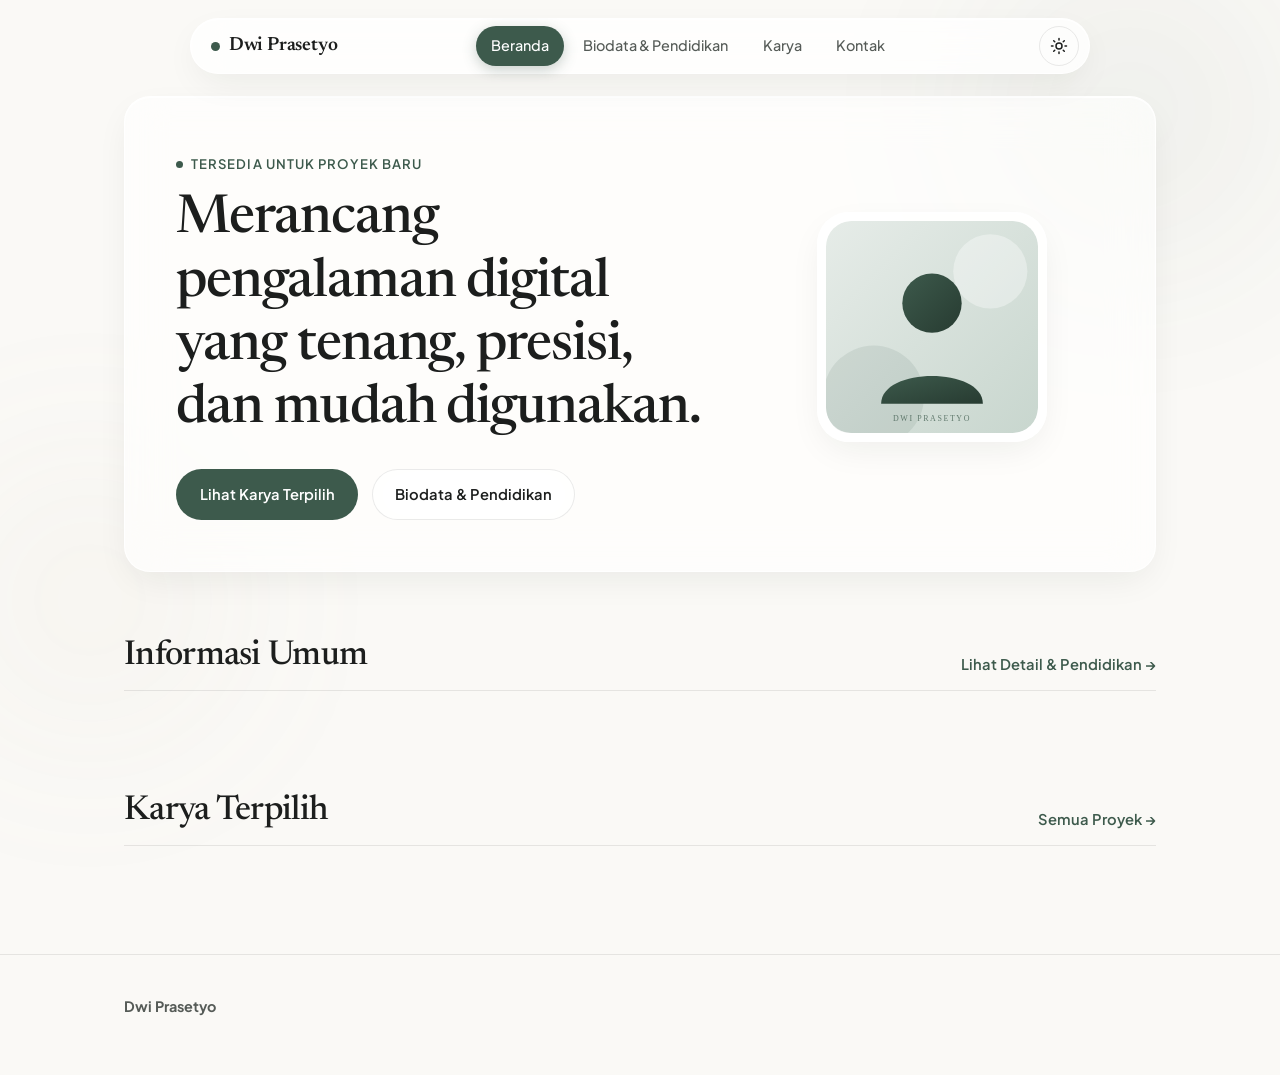
<file: index.html>
<!DOCTYPE html>
<html lang="id" data-theme="light">
<head>
  <meta charset="UTF-8">
  <meta name="viewport" content="width=device-width, initial-scale=1.0">
  <title>Dwi Prasetyo — Portofolio Pribadi</title>
  <link rel="preconnect" href="https://fonts.googleapis.com">
  <link rel="preconnect" href="https://fonts.gstatic.com" crossorigin>
  <link href="https://fonts.googleapis.com/css2?family=Newsreader:ital,opsz,wght@0,6..72,400;0,6..72,500;0,6..72,600;1,6..72,400&family=Plus+Jakarta+Sans:wght@400;500;600;700&display=swap" rel="stylesheet">
  <link rel="stylesheet" href="assets/css/style.css">
</head>
<body>
  <div class="ambient-canvas" aria-hidden="true">
    <div class="ambient-orb orb-1"></div>
    <div class="ambient-orb orb-2"></div>
  </div>

  <header class="navbar-wrapper">
    <nav class="navbar-pill" aria-label="Navigasi Utama">
      <a href="index.html" class="brand-link">
        <span class="brand-dot"></span>
        <span data-brand-name>Dwi Prasetyo</span>
      </a>

      <ul class="nav-links" id="navLinks">
        <li><a href="index.html" class="active">Beranda</a></li>
        <li><a href="about.html" class="">Biodata & Pendidikan</a></li>
        <li><a href="projects.html" class="">Karya</a></li>
        <li><a href="contact.html" class="">Kontak</a></li>
      </ul>

      <div class="nav-actions">
        <button type="button" class="icon-btn" id="themeToggle" aria-label="Ganti Tema Terang/Gelap" title="Ganti Tema">
          <svg width="18" height="18" viewBox="0 0 24 24" fill="none" stroke="currentColor" stroke-width="2" stroke-linecap="round" stroke-linejoin="round">
            <circle cx="12" cy="12" r="4"></circle>
            <path d="M12 2v2M12 20v2M4.93 4.93l1.41 1.41M17.66 17.66l1.41 1.41M2 12h2M20 12h2M6.34 17.66l-1.41 1.41M19.07 4.93l-1.41 1.41"></path>
          </svg>
        </button>
        <button type="button" class="icon-btn mobile-menu-btn" id="mobileMenuBtn" aria-label="Buka Menu">
          <svg width="18" height="18" viewBox="0 0 24 24" fill="none" stroke="currentColor" stroke-width="2" stroke-linecap="round">
            <line x1="4" y1="7" x2="20" y2="7"></line>
            <line x1="4" y1="12" x2="20" y2="12"></line>
            <line x1="4" y1="17" x2="20" y2="17"></line>
          </svg>
        </button>
      </div>
    </nav>
  </header>

  <main class="container">
    <section class="hero-card liquid-glass">
      <div>
        <div class="eyebrow">
          <span class="eyebrow-dot"></span>
          <span id="heroAvailability">Tersedia untuk Proyek Baru</span>
        </div>
        <h1 class="hero-title" id="heroTagline">Merancang pengalaman digital yang tenang, presisi, dan mudah digunakan.</h1>
        <p class="hero-subtitle" id="heroBio"></p>
        <div class="hero-cta">
          <a href="projects.html" class="btn btn-primary">Lihat Karya Terpilih</a>
          <a href="about.html" class="btn btn-glass">Biodata & Pendidikan</a>
        </div>
      </div>

      <div class="hero-visual">
        <div class="avatar-frame">
          <img id="heroAvatar" src="assets/images/avatar.svg" alt="Foto Profil">
        </div>
        <span class="avatar-caption" id="heroCaption"></span>
      </div>
    </section>

    <section class="section-block">
      <div class="section-header">
        <h2 class="section-title">Informasi Umum</h2>
        <a href="about.html" class="section-link">Lihat Detail & Pendidikan &rarr;</a>
      </div>
      <div class="biodata-grid" id="biodataGrid" data-limit="4"></div>
    </section>

    <section class="section-block">
      <div class="section-header">
        <h2 class="section-title">Karya Terpilih</h2>
        <a href="projects.html" class="section-link">Semua Proyek &rarr;</a>
      </div>
      <div class="projects-grid" id="projectsGrid"></div>
    </section>
  </main>

  <footer class="site-footer">
    <div class="container footer-inner">
      <div id="footerInfo"><strong>Dwi Prasetyo</strong></div>
      <div class="footer-links" id="footerSocials"></div>
    </div>
  </footer>

  <script src="assets/js/main.js"></script>
</body>
</html>
</file>
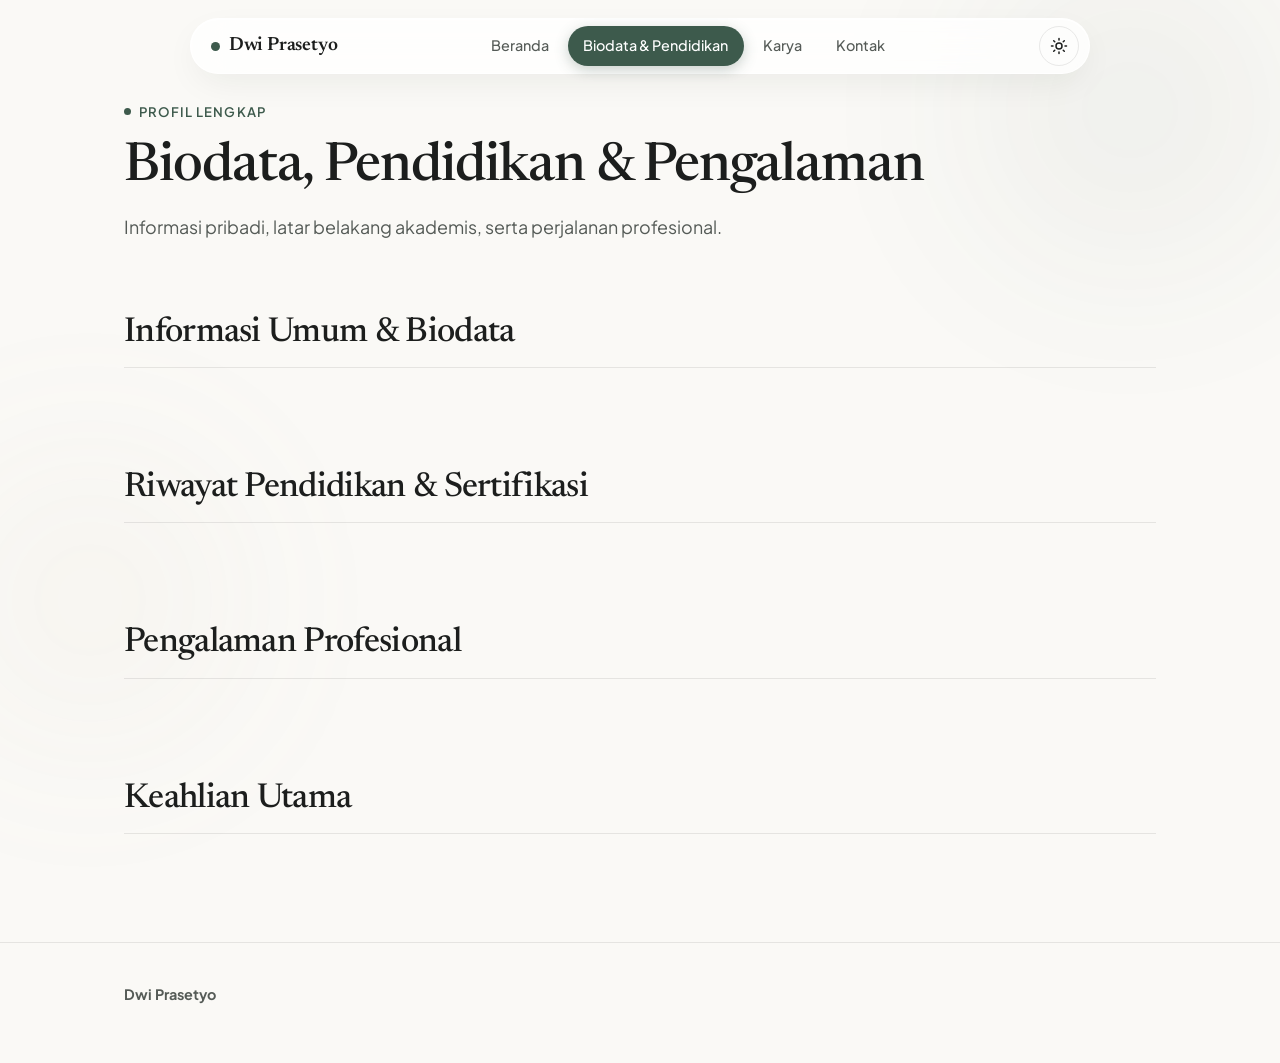
<file: about.html>
<!DOCTYPE html>
<html lang="id" data-theme="light">
<head>
  <meta charset="UTF-8">
  <meta name="viewport" content="width=device-width, initial-scale=1.0">
  <title>Biodata & Pendidikan — Dwi Prasetyo</title>
  <link rel="preconnect" href="https://fonts.googleapis.com">
  <link rel="preconnect" href="https://fonts.gstatic.com" crossorigin>
  <link href="https://fonts.googleapis.com/css2?family=Newsreader:ital,opsz,wght@0,6..72,400;0,6..72,500;0,6..72,600;1,6..72,400&family=Plus+Jakarta+Sans:wght@400;500;600;700&display=swap" rel="stylesheet">
  <link rel="stylesheet" href="assets/css/style.css">
</head>
<body>
  <div class="ambient-canvas" aria-hidden="true">
    <div class="ambient-orb orb-1"></div>
    <div class="ambient-orb orb-2"></div>
  </div>

  <header class="navbar-wrapper">
    <nav class="navbar-pill" aria-label="Navigasi Utama">
      <a href="index.html" class="brand-link">
        <span class="brand-dot"></span>
        <span data-brand-name>Dwi Prasetyo</span>
      </a>

      <ul class="nav-links" id="navLinks">
        <li><a href="index.html" class="">Beranda</a></li>
        <li><a href="about.html" class="active">Biodata & Pendidikan</a></li>
        <li><a href="projects.html" class="">Karya</a></li>
        <li><a href="contact.html" class="">Kontak</a></li>
      </ul>

      <div class="nav-actions">
        <button type="button" class="icon-btn" id="themeToggle" aria-label="Ganti Tema Terang/Gelap" title="Ganti Tema">
          <svg width="18" height="18" viewBox="0 0 24 24" fill="none" stroke="currentColor" stroke-width="2" stroke-linecap="round" stroke-linejoin="round">
            <circle cx="12" cy="12" r="4"></circle>
            <path d="M12 2v2M12 20v2M4.93 4.93l1.41 1.41M17.66 17.66l1.41 1.41M2 12h2M20 12h2M6.34 17.66l-1.41 1.41M19.07 4.93l-1.41 1.41"></path>
          </svg>
        </button>
        <button type="button" class="icon-btn mobile-menu-btn" id="mobileMenuBtn" aria-label="Buka Menu">
          <svg width="18" height="18" viewBox="0 0 24 24" fill="none" stroke="currentColor" stroke-width="2" stroke-linecap="round">
            <line x1="4" y1="7" x2="20" y2="7"></line>
            <line x1="4" y1="12" x2="20" y2="12"></line>
            <line x1="4" y1="17" x2="20" y2="17"></line>
          </svg>
        </button>
      </div>
    </nav>
  </header>

  <main class="container">
    <section class="section-block">
      <div class="eyebrow">
        <span class="eyebrow-dot"></span>
        <span>Profil Lengkap</span>
      </div>
      <h1 class="hero-title" style="margin-bottom: 0.75rem;">Biodata, Pendidikan & Pengalaman</h1>
      <p class="hero-subtitle">Informasi pribadi, latar belakang akademis, serta perjalanan profesional.</p>
    </section>

    <section class="section-block">
      <div class="section-header">
        <h2 class="section-title">Informasi Umum & Biodata</h2>
      </div>
      <div class="biodata-grid" id="biodataGrid"></div>
    </section>

    <section class="section-block">
      <div class="section-header">
        <h2 class="section-title">Riwayat Pendidikan & Sertifikasi</h2>
      </div>
      <div class="timeline-list" id="educationList"></div>
    </section>

    <section class="section-block">
      <div class="section-header">
        <h2 class="section-title">Pengalaman Profesional</h2>
      </div>
      <div class="timeline-list" id="experienceList"></div>
    </section>

    <section class="section-block">
      <div class="section-header">
        <h2 class="section-title">Keahlian Utama</h2>
      </div>
      <div class="skills-grid" id="skillsGrid"></div>
    </section>
  </main>

  <footer class="site-footer">
    <div class="container footer-inner">
      <div id="footerInfo"><strong>Dwi Prasetyo</strong></div>
      <div class="footer-links" id="footerSocials"></div>
    </div>
  </footer>

  <script src="assets/js/main.js"></script>
</body>
</html>
</file>
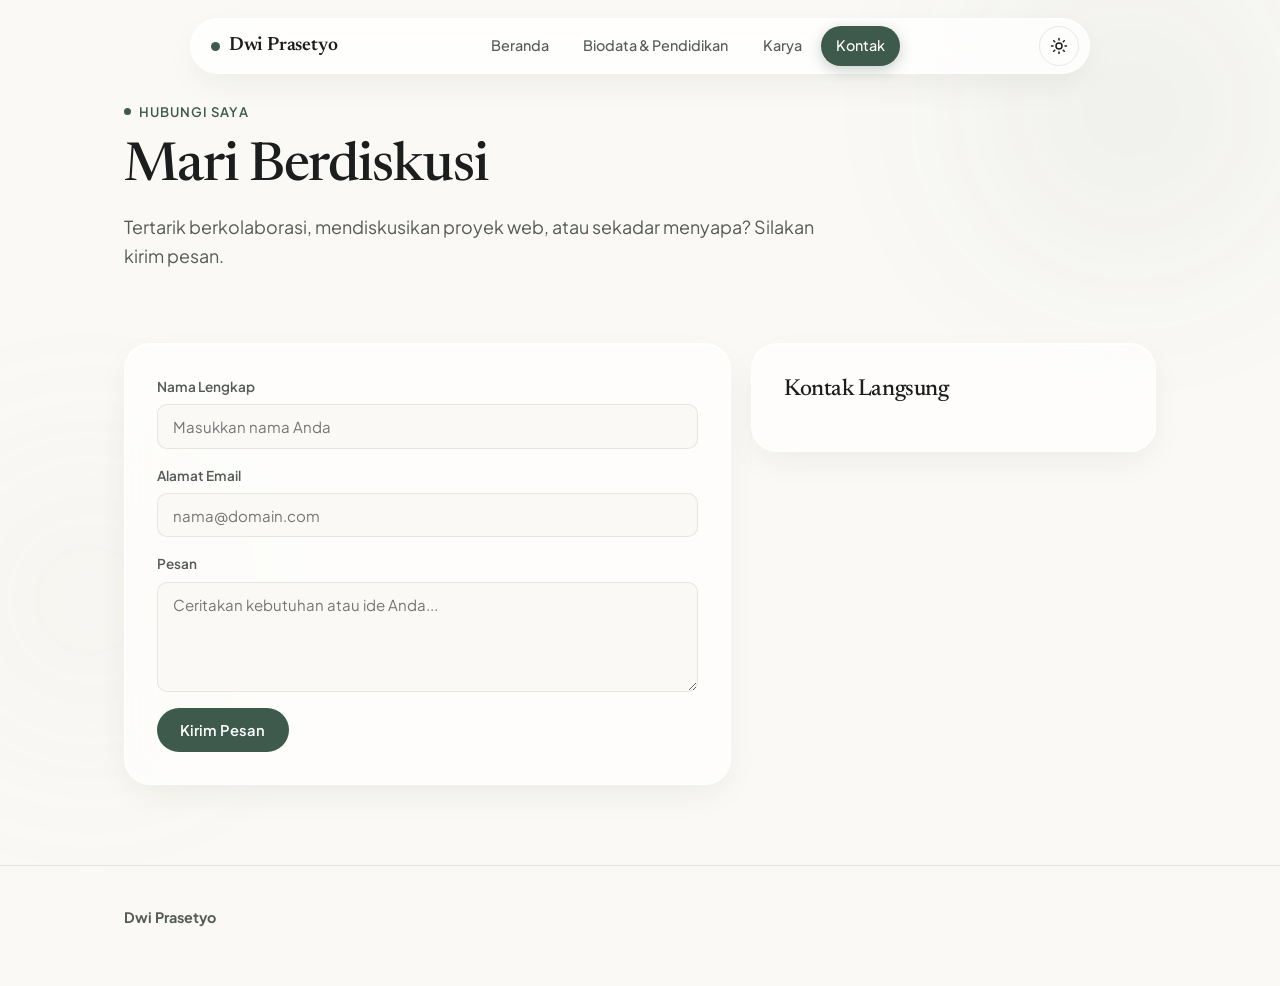
<file: contact.html>
<!DOCTYPE html>
<html lang="id" data-theme="light">
<head>
  <meta charset="UTF-8">
  <meta name="viewport" content="width=device-width, initial-scale=1.0">
  <title>Kontak — Dwi Prasetyo</title>
  <link rel="preconnect" href="https://fonts.googleapis.com">
  <link rel="preconnect" href="https://fonts.gstatic.com" crossorigin>
  <link href="https://fonts.googleapis.com/css2?family=Newsreader:ital,opsz,wght@0,6..72,400;0,6..72,500;0,6..72,600;1,6..72,400&family=Plus+Jakarta+Sans:wght@400;500;600;700&display=swap" rel="stylesheet">
  <link rel="stylesheet" href="assets/css/style.css">
</head>
<body>
  <div class="ambient-canvas" aria-hidden="true">
    <div class="ambient-orb orb-1"></div>
    <div class="ambient-orb orb-2"></div>
  </div>

  <header class="navbar-wrapper">
    <nav class="navbar-pill" aria-label="Navigasi Utama">
      <a href="index.html" class="brand-link">
        <span class="brand-dot"></span>
        <span data-brand-name>Dwi Prasetyo</span>
      </a>

      <ul class="nav-links" id="navLinks">
        <li><a href="index.html" class="">Beranda</a></li>
        <li><a href="about.html" class="">Biodata & Pendidikan</a></li>
        <li><a href="projects.html" class="">Karya</a></li>
        <li><a href="contact.html" class="active">Kontak</a></li>
      </ul>

      <div class="nav-actions">
        <button type="button" class="icon-btn" id="themeToggle" aria-label="Ganti Tema Terang/Gelap" title="Ganti Tema">
          <svg width="18" height="18" viewBox="0 0 24 24" fill="none" stroke="currentColor" stroke-width="2" stroke-linecap="round" stroke-linejoin="round">
            <circle cx="12" cy="12" r="4"></circle>
            <path d="M12 2v2M12 20v2M4.93 4.93l1.41 1.41M17.66 17.66l1.41 1.41M2 12h2M20 12h2M6.34 17.66l-1.41 1.41M19.07 4.93l-1.41 1.41"></path>
          </svg>
        </button>
        <button type="button" class="icon-btn mobile-menu-btn" id="mobileMenuBtn" aria-label="Buka Menu">
          <svg width="18" height="18" viewBox="0 0 24 24" fill="none" stroke="currentColor" stroke-width="2" stroke-linecap="round">
            <line x1="4" y1="7" x2="20" y2="7"></line>
            <line x1="4" y1="12" x2="20" y2="12"></line>
            <line x1="4" y1="17" x2="20" y2="17"></line>
          </svg>
        </button>
      </div>
    </nav>
  </header>

  <main class="container">
    <section class="section-block">
      <div class="eyebrow">
        <span class="eyebrow-dot"></span>
        <span>Hubungi Saya</span>
      </div>
      <h1 class="hero-title" style="margin-bottom: 0.75rem;">Mari Berdiskusi</h1>
      <p class="hero-subtitle">Tertarik berkolaborasi, mendiskusikan proyek web, atau sekadar menyapa? Silakan kirim pesan.</p>
    </section>

    <div class="form-grid">
      <form id="staticContactForm" class="form-card liquid-glass">
        <div class="form-group">
          <label for="name">Nama Lengkap</label>
          <input type="text" id="name" name="name" class="form-control" placeholder="Masukkan nama Anda" required>
        </div>
        <div class="form-group">
          <label for="email">Alamat Email</label>
          <input type="email" id="email" name="email" class="form-control" placeholder="nama@domain.com" required>
        </div>
        <div class="form-group">
          <label for="message">Pesan</label>
          <textarea id="message" name="message" class="form-control" placeholder="Ceritakan kebutuhan atau ide Anda..." required></textarea>
        </div>
        <button type="submit" class="btn btn-primary">Kirim Pesan</button>
        <div class="notice-box" id="contactNotice" role="status"></div>
      </form>

      <aside class="form-card liquid-glass">
        <h2 class="section-title" style="font-size: 1.45rem; margin-bottom: 1rem;">Kontak Langsung</h2>
        <div id="contactDirect" style="display: flex; flex-direction: column; gap: 1rem;"></div>
      </aside>
    </div>
  </main>

  <footer class="site-footer">
    <div class="container footer-inner">
      <div id="footerInfo"><strong>Dwi Prasetyo</strong></div>
      <div class="footer-links" id="footerSocials"></div>
    </div>
  </footer>

  <script src="assets/js/main.js"></script>
</body>
</html>
</file>
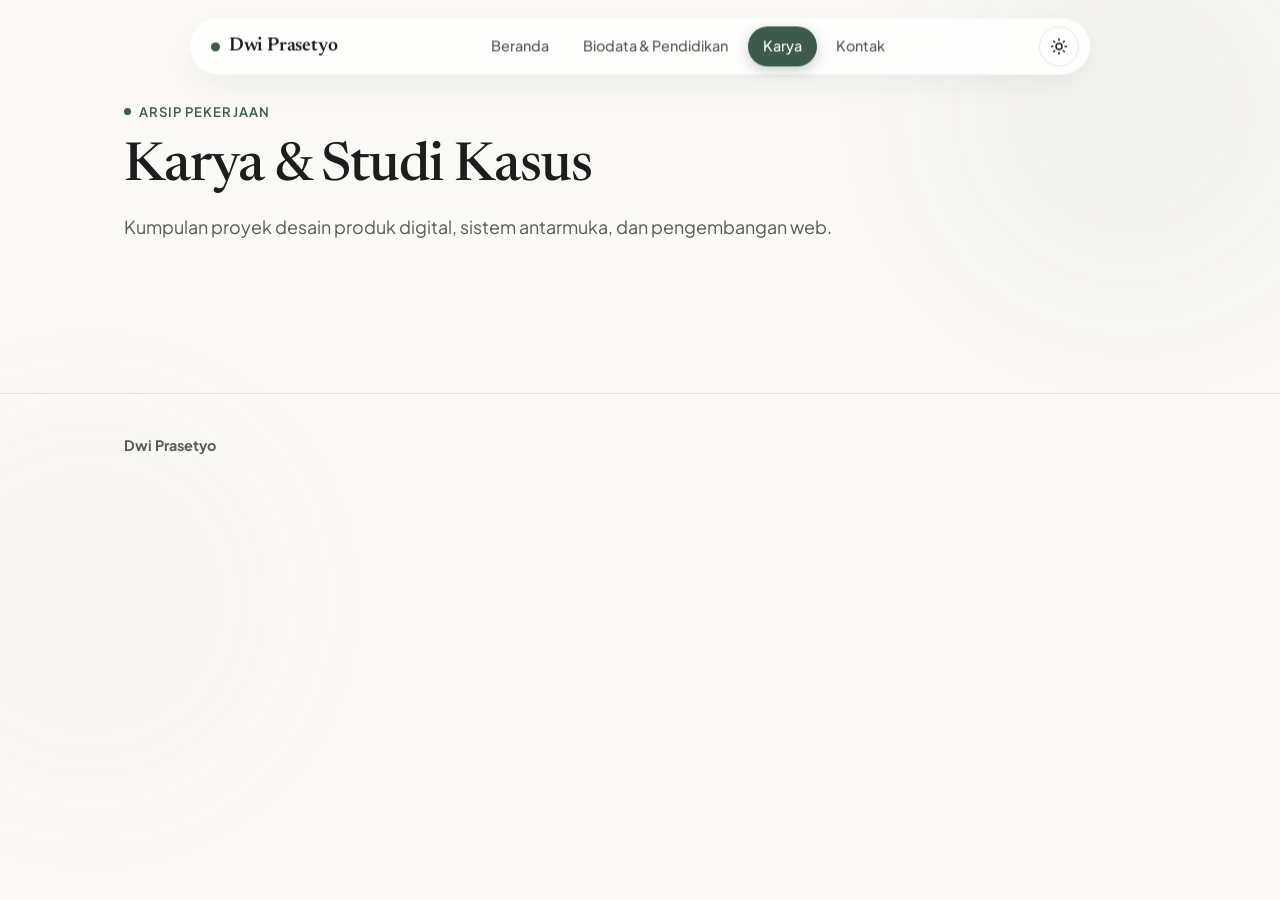
<file: projects.html>
<!DOCTYPE html>
<html lang="id" data-theme="light">
<head>
  <meta charset="UTF-8">
  <meta name="viewport" content="width=device-width, initial-scale=1.0">
  <title>Karya & Proyek — Dwi Prasetyo</title>
  <link rel="preconnect" href="https://fonts.googleapis.com">
  <link rel="preconnect" href="https://fonts.gstatic.com" crossorigin>
  <link href="https://fonts.googleapis.com/css2?family=Newsreader:ital,opsz,wght@0,6..72,400;0,6..72,500;0,6..72,600;1,6..72,400&family=Plus+Jakarta+Sans:wght@400;500;600;700&display=swap" rel="stylesheet">
  <link rel="stylesheet" href="assets/css/style.css">
</head>
<body>
  <div class="ambient-canvas" aria-hidden="true">
    <div class="ambient-orb orb-1"></div>
    <div class="ambient-orb orb-2"></div>
  </div>

  <header class="navbar-wrapper">
    <nav class="navbar-pill" aria-label="Navigasi Utama">
      <a href="index.html" class="brand-link">
        <span class="brand-dot"></span>
        <span data-brand-name>Dwi Prasetyo</span>
      </a>

      <ul class="nav-links" id="navLinks">
        <li><a href="index.html" class="">Beranda</a></li>
        <li><a href="about.html" class="">Biodata & Pendidikan</a></li>
        <li><a href="projects.html" class="active">Karya</a></li>
        <li><a href="contact.html" class="">Kontak</a></li>
      </ul>

      <div class="nav-actions">
        <button type="button" class="icon-btn" id="themeToggle" aria-label="Ganti Tema Terang/Gelap" title="Ganti Tema">
          <svg width="18" height="18" viewBox="0 0 24 24" fill="none" stroke="currentColor" stroke-width="2" stroke-linecap="round" stroke-linejoin="round">
            <circle cx="12" cy="12" r="4"></circle>
            <path d="M12 2v2M12 20v2M4.93 4.93l1.41 1.41M17.66 17.66l1.41 1.41M2 12h2M20 12h2M6.34 17.66l-1.41 1.41M19.07 4.93l-1.41 1.41"></path>
          </svg>
        </button>
        <button type="button" class="icon-btn mobile-menu-btn" id="mobileMenuBtn" aria-label="Buka Menu">
          <svg width="18" height="18" viewBox="0 0 24 24" fill="none" stroke="currentColor" stroke-width="2" stroke-linecap="round">
            <line x1="4" y1="7" x2="20" y2="7"></line>
            <line x1="4" y1="12" x2="20" y2="12"></line>
            <line x1="4" y1="17" x2="20" y2="17"></line>
          </svg>
        </button>
      </div>
    </nav>
  </header>

  <main class="container">
    <section class="section-block">
      <div class="eyebrow">
        <span class="eyebrow-dot"></span>
        <span>Arsip Pekerjaan</span>
      </div>
      <h1 class="hero-title" style="margin-bottom: 0.75rem;">Karya & Studi Kasus</h1>
      <p class="hero-subtitle">Kumpulan proyek desain produk digital, sistem antarmuka, dan pengembangan web.</p>
    </section>

    <section class="section-block">
      <div class="projects-grid" id="projectsGrid" data-show-link="true"></div>
    </section>
  </main>

  <footer class="site-footer">
    <div class="container footer-inner">
      <div id="footerInfo"><strong>Dwi Prasetyo</strong></div>
      <div class="footer-links" id="footerSocials"></div>
    </div>
  </footer>

  <script src="assets/js/main.js"></script>
</body>
</html>
</file>
<file: assets/css/style.css>
/* Warm Minimalist Editorial + Refined Liquid Glass (Static GitHub Pages) */

:root {
  --bg-page: #FAF9F6;
  --bg-subtle: #F2F0EB;
  --text-primary: #1C1E1D;
  --text-secondary: #555B57;
  --text-muted: #7A807C;
  --accent: #3D5A4C;
  --accent-hover: #2E453A;
  --accent-soft: rgba(61, 90, 76, 0.1);
  --border-subtle: rgba(28, 30, 29, 0.09);

  --glass-bg: rgba(255, 255, 255, 0.65);
  --glass-bg-strong: rgba(255, 255, 255, 0.8);
  --glass-border: rgba(255, 255, 255, 0.85);
  --glass-shadow: 0 12px 36px -8px rgba(24, 32, 28, 0.08), inset 0 1px 0 0 rgba(255, 255, 255, 0.9);
  --glass-blur: blur(22px) saturate(165%);

  --font-serif: 'Newsreader', Georgia, serif;
  --font-sans: 'Plus Jakarta Sans', -apple-system, BlinkMacSystemFont, sans-serif;

  --radius-sm: 10px;
  --radius-md: 18px;
  --radius-lg: 26px;
  --radius-pill: 9999px;
  --container-max: 1080px;
  --transition: 0.28s cubic-bezier(0.22, 1, 0.36, 1);
}

[data-theme="dark"] {
  --bg-page: #131514;
  --bg-subtle: #1B1E1C;
  --text-primary: #F2F3F2;
  --text-secondary: #A9B0AC;
  --text-muted: #7C837F;
  --accent: #7FA893;
  --accent-hover: #96BFA9;
  --accent-soft: rgba(127, 168, 147, 0.14);
  --border-subtle: rgba(255, 255, 255, 0.09);

  --glass-bg: rgba(28, 32, 30, 0.64);
  --glass-bg-strong: rgba(32, 37, 34, 0.8);
  --glass-border: rgba(255, 255, 255, 0.13);
  --glass-shadow: 0 16px 40px -10px rgba(0, 0, 0, 0.45), inset 0 1px 0 0 rgba(255, 255, 255, 0.12);
}

*, *::before, *::after {
  box-sizing: border-box;
  margin: 0;
  padding: 0;
}

html {
  scroll-behavior: smooth;
  font-size: 16px;
}

body {
  font-family: var(--font-sans);
  background-color: var(--bg-page);
  color: var(--text-primary);
  line-height: 1.65;
  -webkit-font-smoothing: antialiased;
  transition: background-color var(--transition), color var(--transition);
  min-height: 100vh;
  position: relative;
  overflow-x: hidden;
}

.ambient-canvas {
  position: fixed;
  inset: 0;
  pointer-events: none;
  z-index: -1;
  overflow: hidden;
}

.ambient-orb {
  position: absolute;
  border-radius: 50%;
  filter: blur(95px);
  opacity: 0.42;
}

.orb-1 {
  width: 460px;
  height: 460px;
  top: -120px;
  right: -80px;
  background: radial-gradient(circle, rgba(61, 90, 76, 0.22), transparent 70%);
}

.orb-2 {
  width: 420px;
  height: 420px;
  bottom: 10%;
  left: -120px;
  background: radial-gradient(circle, rgba(196, 176, 148, 0.22), transparent 70%);
}

[data-theme="dark"] .orb-1 {
  background: radial-gradient(circle, rgba(127, 168, 147, 0.16), transparent 70%);
}

[data-theme="dark"] .orb-2 {
  background: radial-gradient(circle, rgba(140, 122, 107, 0.14), transparent 70%);
}

.container {
  width: 100%;
  max-width: var(--container-max);
  margin: 0 auto;
  padding: 0 1.5rem;
}

.liquid-glass {
  background: var(--glass-bg);
  backdrop-filter: var(--glass-blur);
  -webkit-backdrop-filter: var(--glass-blur);
  border: 1px solid var(--glass-border);
  box-shadow: var(--glass-shadow);
  position: relative;
}

.navbar-wrapper {
  position: sticky;
  top: 1.15rem;
  z-index: 100;
  padding: 0 1rem;
  margin-bottom: 2.5rem;
}

.navbar-pill {
  max-width: 900px;
  margin: 0 auto;
  border-radius: var(--radius-pill);
  padding: 0.45rem 0.65rem 0.45rem 1.25rem;
  display: flex;
  align-items: center;
  justify-content: space-between;
  gap: 0.75rem;
  background: var(--glass-bg-strong);
  backdrop-filter: blur(26px) saturate(180%);
  -webkit-backdrop-filter: blur(26px) saturate(180%);
  border: 1px solid var(--glass-border);
  box-shadow: var(--glass-shadow);
}

.brand-link {
  text-decoration: none;
  color: var(--text-primary);
  font-family: var(--font-serif);
  font-size: 1.2rem;
  font-weight: 600;
  letter-spacing: -0.01em;
  display: flex;
  align-items: center;
  gap: 0.55rem;
  white-space: nowrap;
}

.brand-dot {
  width: 9px;
  height: 9px;
  border-radius: 50%;
  background-color: var(--accent);
  display: inline-block;
}

.nav-links {
  display: flex;
  align-items: center;
  gap: 0.25rem;
  list-style: none;
}

.nav-links a {
  text-decoration: none;
  color: var(--text-secondary);
  font-size: 0.9rem;
  font-weight: 500;
  padding: 0.5rem 0.95rem;
  border-radius: var(--radius-pill);
  transition: all var(--transition);
  min-height: 40px;
  display: inline-flex;
  align-items: center;
}

.nav-links a:hover {
  color: var(--text-primary);
  background: var(--accent-soft);
}

.nav-links a.active {
  color: #FFFFFF;
  background: var(--accent);
  box-shadow: 0 4px 14px rgba(61, 90, 76, 0.28);
}

[data-theme="dark"] .nav-links a.active {
  color: #111513;
}

.nav-actions {
  display: flex;
  align-items: center;
  gap: 0.4rem;
}

.icon-btn {
  width: 40px;
  height: 40px;
  border-radius: 50%;
  border: 1px solid var(--border-subtle);
  background: transparent;
  color: var(--text-primary);
  cursor: pointer;
  display: inline-flex;
  align-items: center;
  justify-content: center;
  transition: all var(--transition);
}

.icon-btn:hover {
  background: var(--accent-soft);
  border-color: var(--accent);
}

.mobile-menu-btn {
  display: none;
}

h1, h2, h3, .serif {
  font-family: var(--font-serif);
  font-weight: 500;
  letter-spacing: -0.02em;
  line-height: 1.18;
}

.eyebrow {
  display: inline-flex;
  align-items: center;
  gap: 0.5rem;
  font-size: 0.82rem;
  font-weight: 600;
  text-transform: uppercase;
  letter-spacing: 0.08em;
  color: var(--accent);
  margin-bottom: 0.85rem;
}

.eyebrow-dot {
  width: 7px;
  height: 7px;
  border-radius: 50%;
  background: var(--accent);
}

.section-block {
  margin-bottom: 4.5rem;
}

.section-header {
  display: flex;
  align-items: flex-end;
  justify-content: space-between;
  gap: 1rem;
  margin-bottom: 1.75rem;
  border-bottom: 1px solid var(--border-subtle);
  padding-bottom: 0.85rem;
}

.section-title {
  font-size: clamp(1.65rem, 3vw, 2.15rem);
}

.section-link {
  text-decoration: none;
  color: var(--accent);
  font-size: 0.92rem;
  font-weight: 600;
  display: inline-flex;
  align-items: center;
  gap: 0.35rem;
}

.btn {
  display: inline-flex;
  align-items: center;
  justify-content: center;
  gap: 0.5rem;
  padding: 0.75rem 1.4rem;
  border-radius: var(--radius-pill);
  font-family: var(--font-sans);
  font-size: 0.92rem;
  font-weight: 600;
  text-decoration: none;
  cursor: pointer;
  border: 1px solid transparent;
  transition: all var(--transition);
  min-height: 44px;
}

.btn-primary {
  background: var(--accent);
  color: #FFFFFF;
}

[data-theme="dark"] .btn-primary {
  color: #111513;
}

.btn-primary:hover {
  background: var(--accent-hover);
  transform: translateY(-1px);
}

.btn-glass {
  background: var(--glass-bg);
  backdrop-filter: var(--glass-blur);
  border-color: var(--border-subtle);
  color: var(--text-primary);
}

.btn-glass:hover {
  border-color: var(--accent);
  background: var(--accent-soft);
}

.hero-card {
  border-radius: var(--radius-lg);
  padding: clamp(2rem, 4vw, 3.5rem);
  display: grid;
  grid-template-columns: 1.35fr 0.85fr;
  gap: 2.5rem;
  align-items: center;
  margin-bottom: 4rem;
}

.hero-title {
  font-size: clamp(2.2rem, 4.5vw, 3.35rem);
  margin-bottom: 1rem;
}

.hero-subtitle {
  font-size: 1.12rem;
  color: var(--text-secondary);
  margin-bottom: 1.75rem;
  max-width: 56ch;
}

.hero-cta {
  display: flex;
  flex-wrap: wrap;
  gap: 0.85rem;
}

.hero-visual {
  display: flex;
  flex-direction: column;
  align-items: center;
  text-align: center;
}

.avatar-frame {
  width: 230px;
  height: 230px;
  border-radius: 32px;
  padding: 0.5rem;
  background: var(--glass-bg-strong);
  border: 1px solid var(--glass-border);
  box-shadow: var(--glass-shadow);
  margin-bottom: 0.85rem;
}

.avatar-frame img {
  width: 100%;
  height: 100%;
  object-fit: cover;
  border-radius: 24px;
  display: block;
}

.avatar-caption {
  font-size: 0.84rem;
  color: var(--text-muted);
}

.biodata-grid {
  display: grid;
  grid-template-columns: repeat(auto-fill, minmax(240px, 1fr));
  gap: 1rem;
}

.bio-item {
  border-radius: var(--radius-md);
  padding: 1.15rem 1.35rem;
}

.bio-label {
  display: block;
  font-size: 0.78rem;
  text-transform: uppercase;
  letter-spacing: 0.06em;
  color: var(--text-muted);
  margin-bottom: 0.3rem;
  font-weight: 600;
}

.bio-value {
  font-size: 0.98rem;
  font-weight: 500;
  color: var(--text-primary);
}

.timeline-list {
  display: flex;
  flex-direction: column;
  gap: 1.15rem;
}

.timeline-card {
  border-radius: var(--radius-md);
  padding: 1.5rem 1.75rem;
  display: grid;
  grid-template-columns: 160px 1fr;
  gap: 1.5rem;
  align-items: start;
}

.timeline-period {
  font-size: 0.86rem;
  font-weight: 600;
  color: var(--accent);
  background: var(--accent-soft);
  padding: 0.35rem 0.75rem;
  border-radius: var(--radius-pill);
  display: inline-block;
  text-align: center;
}

.timeline-title {
  font-size: 1.25rem;
  margin-bottom: 0.25rem;
}

.timeline-meta {
  font-size: 0.92rem;
  font-weight: 600;
  color: var(--text-secondary);
  margin-bottom: 0.5rem;
}

.timeline-desc {
  font-size: 0.94rem;
  color: var(--text-secondary);
}

.projects-grid {
  display: grid;
  grid-template-columns: repeat(auto-fill, minmax(310px, 1fr));
  gap: 1.5rem;
}

.project-card {
  border-radius: var(--radius-md);
  overflow: hidden;
  display: flex;
  flex-direction: column;
  transition: transform var(--transition), box-shadow var(--transition);
}

.project-card:hover {
  transform: translateY(-4px);
}

.project-thumb {
  width: 100%;
  aspect-ratio: 16 / 10;
  overflow: hidden;
  background: var(--bg-subtle);
  border-bottom: 1px solid var(--border-subtle);
}

.project-thumb img {
  width: 100%;
  height: 100%;
  object-fit: cover;
  display: block;
}

.project-body {
  padding: 1.4rem 1.5rem 1.6rem;
  display: flex;
  flex-direction: column;
  flex: 1;
}

.project-meta {
  display: flex;
  justify-content: space-between;
  font-size: 0.8rem;
  font-weight: 600;
  color: var(--accent);
  margin-bottom: 0.45rem;
}

.project-title {
  font-size: 1.3rem;
  margin-bottom: 0.5rem;
}

.project-summary {
  font-size: 0.92rem;
  color: var(--text-secondary);
  margin-bottom: 1.15rem;
  flex: 1;
}

.tag-row {
  display: flex;
  flex-wrap: wrap;
  gap: 0.4rem;
}

.tag {
  font-size: 0.78rem;
  font-weight: 500;
  padding: 0.25rem 0.65rem;
  border-radius: var(--radius-pill);
  background: var(--accent-soft);
  color: var(--accent);
}

.skills-grid {
  display: grid;
  grid-template-columns: repeat(auto-fit, minmax(260px, 1fr));
  gap: 1.25rem;
}

.skill-card {
  border-radius: var(--radius-md);
  padding: 1.5rem;
}

.skill-card h3 {
  font-size: 1.18rem;
  margin-bottom: 0.85rem;
}

.form-card {
  border-radius: var(--radius-lg);
  padding: 2rem;
}

.form-grid {
  display: grid;
  grid-template-columns: 1.2fr 0.8fr;
  gap: 1.25rem;
  align-items: start;
}

.form-group {
  display: flex;
  flex-direction: column;
  gap: 0.4rem;
  margin-bottom: 1rem;
}

.form-group label {
  font-size: 0.85rem;
  font-weight: 600;
  color: var(--text-secondary);
}

.form-control {
  width: 100%;
  padding: 0.72rem 0.95rem;
  border-radius: var(--radius-sm);
  border: 1px solid var(--border-subtle);
  background: var(--bg-page);
  color: var(--text-primary);
  font-family: var(--font-sans);
  font-size: 0.94rem;
}

.form-control:focus {
  outline: none;
  border-color: var(--accent);
}

textarea.form-control {
  min-height: 110px;
  resize: vertical;
}

.notice-box {
  margin-top: 1rem;
  padding: 0.85rem 1.1rem;
  border-radius: var(--radius-sm);
  background: var(--accent-soft);
  border: 1px solid var(--accent);
  font-size: 0.9rem;
  display: none;
}

.notice-box.show {
  display: block;
}

.site-footer {
  margin-top: 5rem;
  padding: 2.5rem 0 3.5rem;
  border-top: 1px solid var(--border-subtle);
}

.footer-inner {
  display: flex;
  flex-wrap: wrap;
  justify-content: space-between;
  align-items: center;
  gap: 1rem;
  font-size: 0.9rem;
  color: var(--text-secondary);
}

.footer-links {
  display: flex;
  flex-wrap: wrap;
  gap: 1.25rem;
}

.footer-links a {
  color: var(--text-secondary);
  text-decoration: none;
}

.footer-links a:hover {
  color: var(--accent);
}

@media (max-width: 820px) {
  .hero-card,
  .form-grid {
    grid-template-columns: 1fr;
  }

  .hero-visual {
    align-items: flex-start;
  }

  .timeline-card {
    grid-template-columns: 1fr;
    gap: 0.75rem;
  }

  .navbar-pill {
    flex-wrap: wrap;
    border-radius: 24px;
    padding: 0.65rem 1rem;
  }

  .mobile-menu-btn {
    display: inline-flex;
  }

  .nav-links {
    display: none;
    width: 100%;
    flex-direction: column;
    align-items: stretch;
    padding-top: 0.5rem;
    border-top: 1px solid var(--border-subtle);
  }

  .nav-links.open {
    display: flex;
  }
}
</file>
